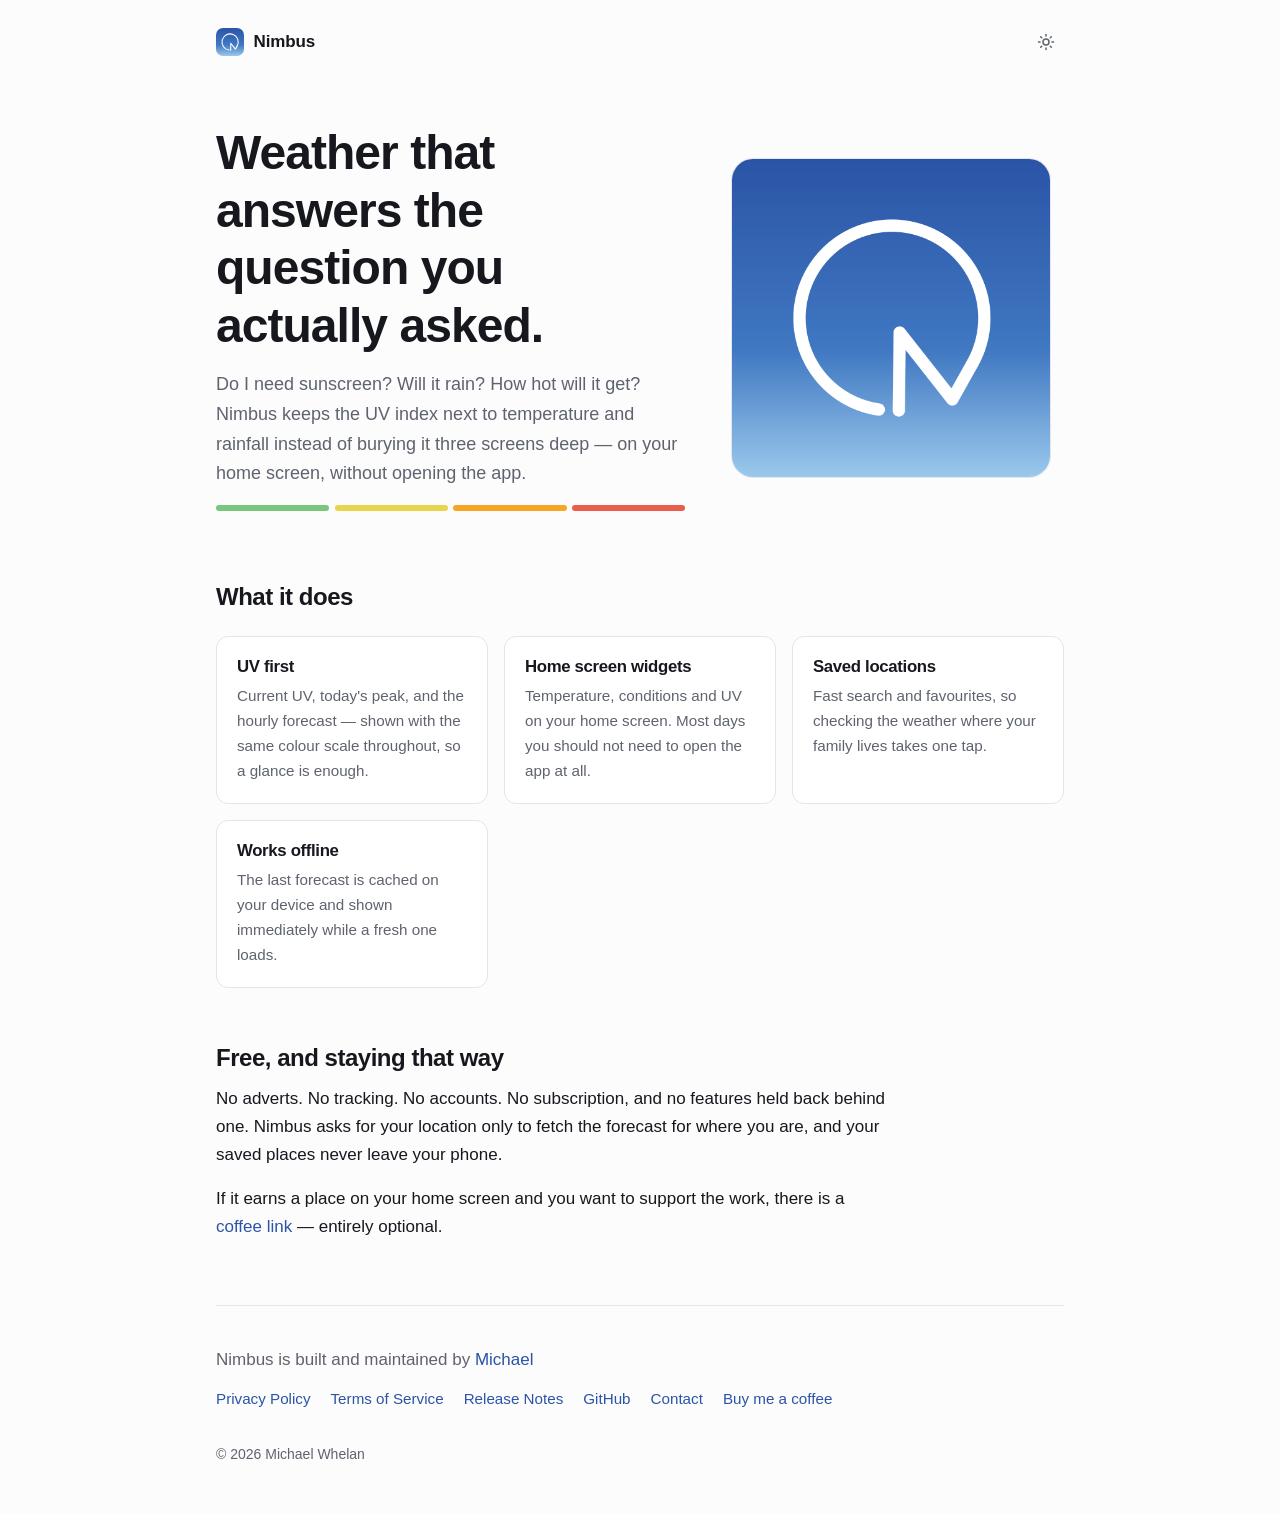
<file: index.html>
<!doctype html>
<html lang="en">
  <head>
    <meta charset="utf-8" />
    <meta name="viewport" content="width=device-width, initial-scale=1" />

    <title>Nimbus — the weather app that puts UV first</title>
    <meta
      name="description"
      content="Nimbus is a free, ad-free weather app for Android. UV index, rain and temperature at a glance, with home screen widgets. No tracking, no accounts."
    />
    <link rel="canonical" href="https://nimbus.michaelwhelan.dev/" />

    <meta property="og:type" content="website" />
    <meta property="og:url" content="https://nimbus.michaelwhelan.dev/" />
    <meta property="og:title" content="Nimbus — the weather app that puts UV first" />
    <meta
      property="og:description"
      content="Free, ad-free weather for Android. UV index, rain and temperature at a glance, with home screen widgets."
    />
    <meta
      property="og:image"
      content="https://nimbus.michaelwhelan.dev/img/feature-graphic-1024x500.png"
    />
    <meta property="og:image:width" content="1024" />
    <meta property="og:image:height" content="500" />
    <meta property="og:image:alt" content="Nimbus — weather, UV first." />
    <meta name="twitter:card" content="summary_large_image" />
    <meta
      name="twitter:image"
      content="https://nimbus.michaelwhelan.dev/img/feature-graphic-1024x500.png"
    />

    <meta name="theme-color" content="#0a1937" />
    <link rel="icon" href="/img/nimbus-icon.svg" type="image/svg+xml" />
    <link rel="stylesheet" href="/styles.css" />

    <!-- Applies the saved theme before first paint, so there is no flash. -->
    <script>
      (function () {
        try {
          var saved = localStorage.getItem("theme");
          var dark = saved
            ? saved === "dark"
            : matchMedia("(prefers-color-scheme: dark)").matches;
          document.documentElement.classList.toggle("dark", dark);
        } catch (e) {}
      })();
    </script>
  </head>

  <body>
    <a class="skip" href="#main">Skip to content</a>

    <div class="page">
      <div class="toolbar">
        <a class="brand" href="/">
          <img src="/img/nimbus-icon.svg" alt="" />
          Nimbus
        </a>
        <button id="theme-toggle" type="button" aria-label="Switch theme">
          <svg class="icon-sun" viewBox="0 0 24 24" aria-hidden="true">
            <circle cx="12" cy="12" r="4" />
            <path
              d="M12 2v2M12 20v2M4.9 4.9l1.4 1.4M17.7 17.7l1.4 1.4M2 12h2M20 12h2M4.9 19.1l1.4-1.4M17.7 6.3l1.4-1.4"
            />
          </svg>
          <svg class="icon-moon" viewBox="0 0 24 24" aria-hidden="true">
            <path d="M21 12.8A9 9 0 1 1 11.2 3a7 7 0 0 0 9.8 9.8z" />
          </svg>
        </button>
      </div>

      <header class="hero">
        <div>
          <h1>Weather that answers the question you actually asked.</h1>
          <p class="lede">
            Do I need sunscreen? Will it rain? How hot will it get? Nimbus keeps the UV
            index next to temperature and rainfall instead of burying it three screens
            deep — on your home screen, without opening the app.
          </p>
          <div class="uv-ramp" aria-hidden="true">
            <span></span><span></span><span></span><span></span>
          </div>
        </div>
        <div class="hero-art">
          <img
            src="/img/play-icon-512.png"
            alt="The Nimbus app icon: a white cloud and lightning bolt on a blue gradient."
          />
        </div>
      </header>

      <main id="main">
        <section>
          <h2>What it does</h2>
          <ul class="features">
            <li>
              <h3>UV first</h3>
              <p>
                Current UV, today's peak, and the hourly forecast — shown with the same
                colour scale throughout, so a glance is enough.
              </p>
            </li>
            <li>
              <h3>Home screen widgets</h3>
              <p>
                Temperature, conditions and UV on your home screen. Most days you should
                not need to open the app at all.
              </p>
            </li>
            <li>
              <h3>Saved locations</h3>
              <p>
                Fast search and favourites, so checking the weather where your family
                lives takes one tap.
              </p>
            </li>
            <li>
              <h3>Works offline</h3>
              <p>
                The last forecast is cached on your device and shown immediately while a
                fresh one loads.
              </p>
            </li>
          </ul>
        </section>

        <section>
          <h2>Free, and staying that way</h2>
          <p>
            No adverts. No tracking. No accounts. No subscription, and no features held
            back behind one. Nimbus asks for your location only to fetch the forecast for
            where you are, and your saved places never leave your phone.
          </p>
          <p>
            If it earns a place on your home screen and you want to support the work,
            there is a
            <a href="https://buymeacoffee.com/michaelhw">coffee link</a> — entirely
            optional.
          </p>
        </section>
      </main>

      <footer>
        <p class="footer-note">Nimbus is built and maintained by <a href="https://michaelwhelan.dev">Michael</a></p>
        <nav class="links" aria-label="Footer">
          <a href="/policies/privacy/">Privacy Policy</a>
          <a href="/policies/terms/">Terms of Service</a>
          <a href="/releases/">Release Notes</a>
          <a href="https://github.com/michael-whelan">GitHub</a>
          <a href="mailto:nimbus@michaelwhelan.dev">Contact</a>
          <a href="https://buymeacoffee.com/michaelhw">Buy me a coffee</a>
        </nav>
        <p class="copyright">© <span id="year">2026</span> Michael Whelan</p>
      </footer>
    </div>

    <script>
      document.getElementById("year").textContent = new Date().getFullYear();

      document.getElementById("theme-toggle").addEventListener("click", function () {
        var dark = document.documentElement.classList.toggle("dark");
        try {
          localStorage.setItem("theme", dark ? "dark" : "light");
        } catch (e) {}
      });
    </script>
  </body>
</html>
</file>
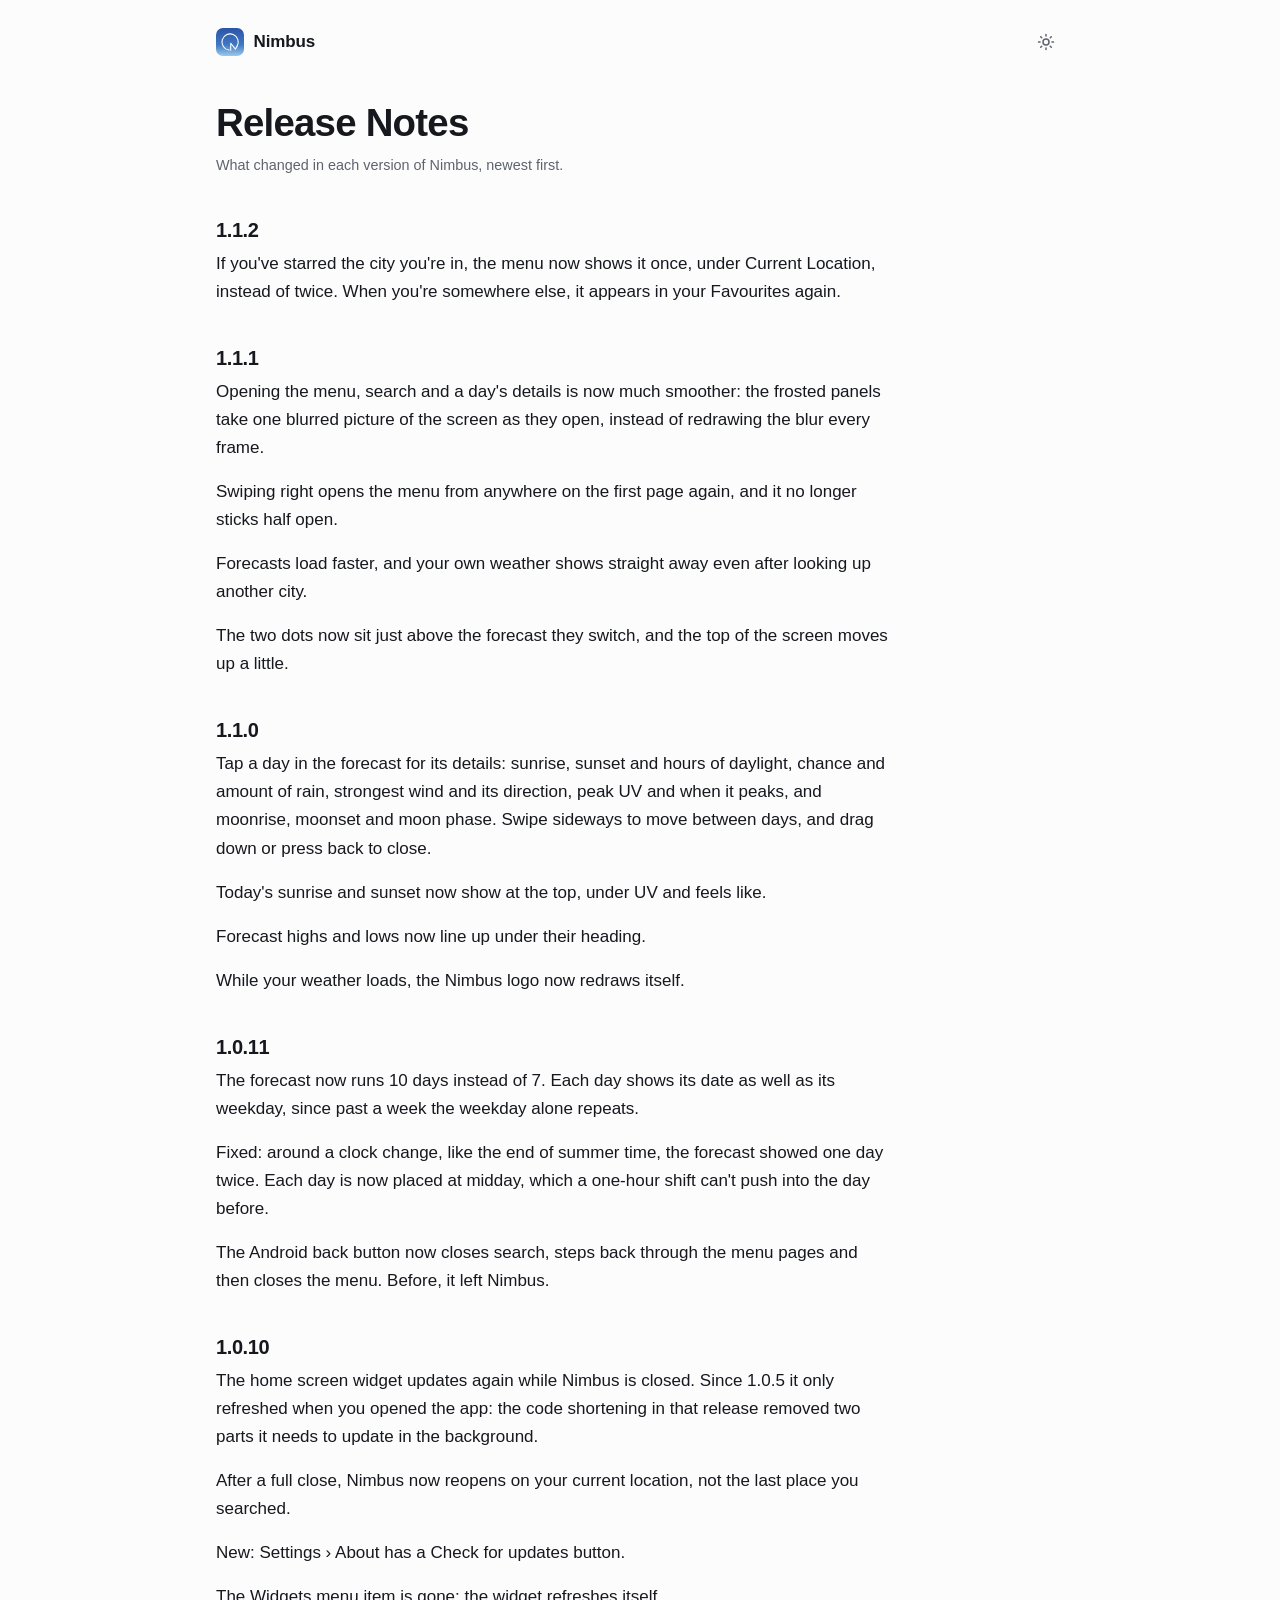
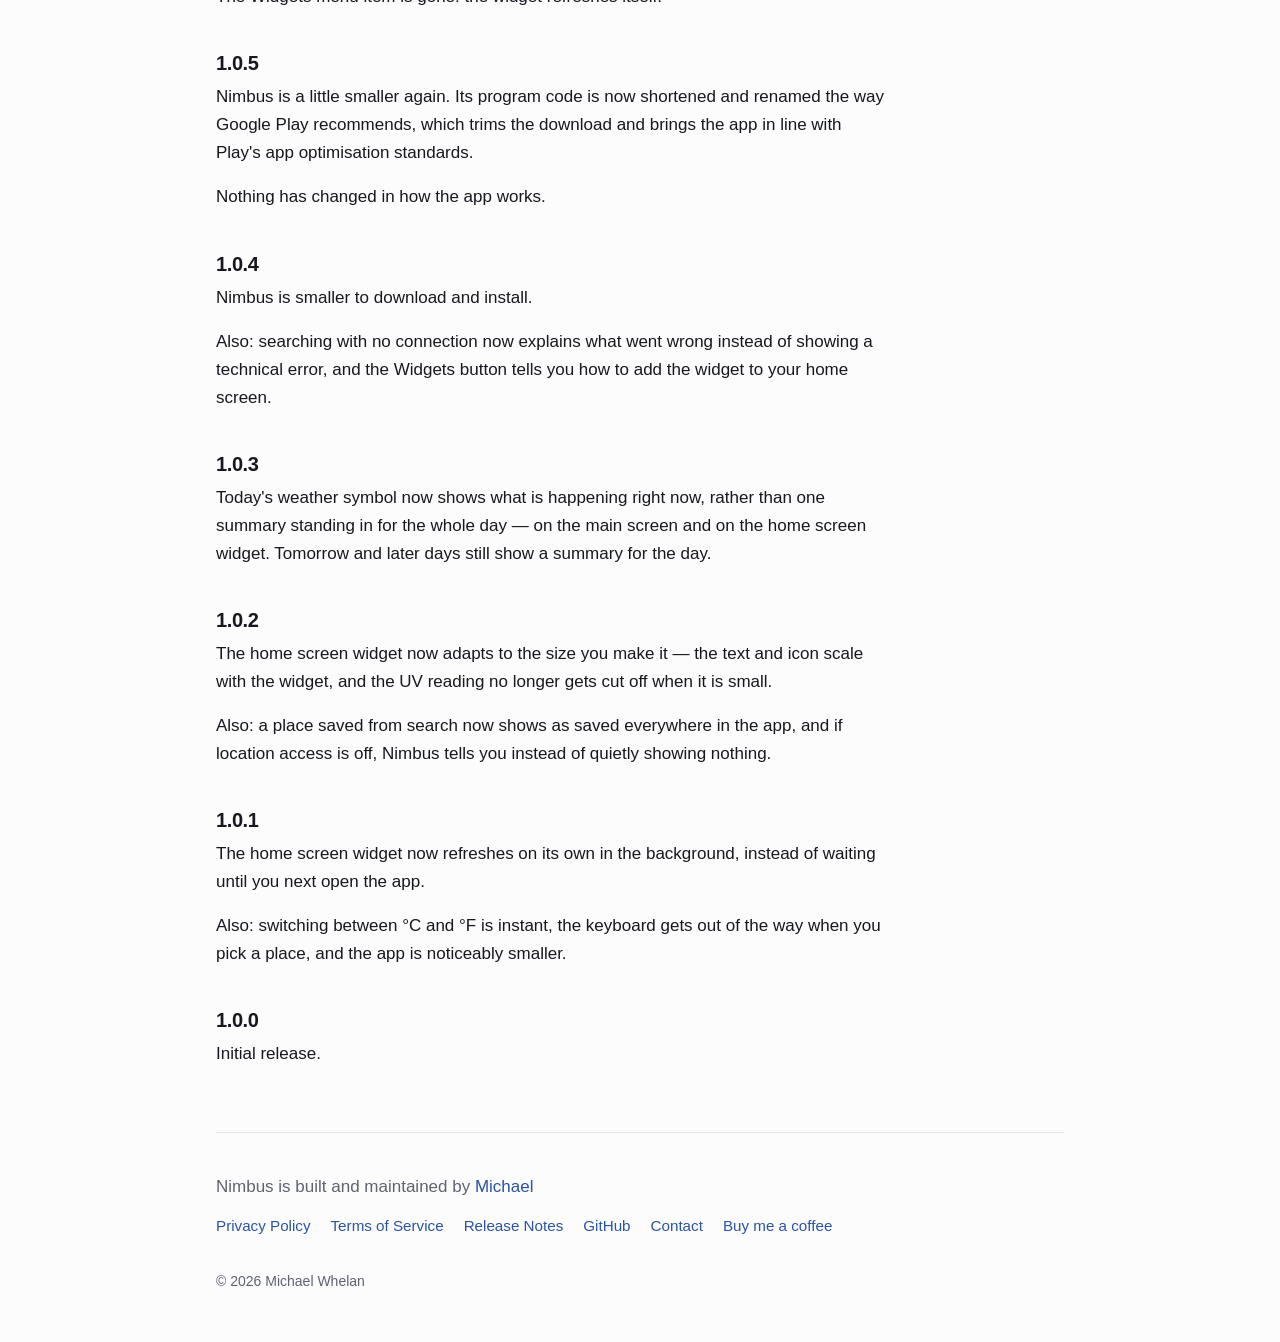
<file: releases/index.html>
<!doctype html>
<html lang="en">
  <head>
    <meta charset="utf-8" />
    <meta name="viewport" content="width=device-width, initial-scale=1" />

    <title>Release Notes — Nimbus</title>
    <meta
      name="description"
      content="What changed in each release of the Nimbus weather app, newest first."
    />
    <link rel="canonical" href="https://nimbus.michaelwhelan.dev/releases/" />
    <meta name="robots" content="index, follow" />

    <meta name="theme-color" content="#0a1937" />
    <link rel="icon" href="/img/nimbus-icon.svg" type="image/svg+xml" />
    <link rel="stylesheet" href="/styles.css" />

    <script>
      (function () {
        try {
          var saved = localStorage.getItem("theme");
          var dark = saved
            ? saved === "dark"
            : matchMedia("(prefers-color-scheme: dark)").matches;
          document.documentElement.classList.toggle("dark", dark);
        } catch (e) {}
      })();
    </script>
  </head>

  <body>
    <a class="skip" href="#main">Skip to content</a>

    <div class="page">
      <div class="toolbar">
        <a class="brand" href="/">
          <img src="/img/nimbus-icon.svg" alt="" />
          Nimbus
        </a>
        <button id="theme-toggle" type="button" aria-label="Switch theme">
          <svg class="icon-sun" viewBox="0 0 24 24" aria-hidden="true">
            <circle cx="12" cy="12" r="4" />
            <path
              d="M12 2v2M12 20v2M4.9 4.9l1.4 1.4M17.7 17.7l1.4 1.4M2 12h2M20 12h2M4.9 19.1l1.4-1.4M17.7 6.3l1.4-1.4"
            />
          </svg>
          <svg class="icon-moon" viewBox="0 0 24 24" aria-hidden="true">
            <path d="M21 12.8A9 9 0 1 1 11.2 3a7 7 0 0 0 9.8 9.8z" />
          </svg>
        </button>
      </div>

      <main id="main" class="policy">
        <h1>Release Notes</h1>
        <p class="updated">What changed in each version of Nimbus, newest first.</p>

        <h2 id="v1.1.2">1.1.2</h2>
        <p>
          If you've starred the city you're in, the menu now shows it once, under Current
          Location, instead of twice. When you're somewhere else, it appears in your Favourites
          again.
        </p>

        <h2 id="v1.1.1">1.1.1</h2>
        <p>
          Opening the menu, search and a day's details is now much smoother: the frosted panels
          take one blurred picture of the screen as they open, instead of redrawing the blur
          every frame.
        </p>
        <p>
          Swiping right opens the menu from anywhere on the first page again, and it no longer
          sticks half open.
        </p>
        <p>
          Forecasts load faster, and your own weather shows straight away even after looking up
          another city.
        </p>
        <p>
          The two dots now sit just above the forecast they switch, and the top of the screen
          moves up a little.
        </p>

        <h2 id="v1.1.0">1.1.0</h2>
        <p>
          Tap a day in the forecast for its details: sunrise, sunset and hours of daylight,
          chance and amount of rain, strongest wind and its direction, peak UV and when it
          peaks, and moonrise, moonset and moon phase. Swipe sideways to move between days,
          and drag down or press back to close.
        </p>
        <p>Today's sunrise and sunset now show at the top, under UV and feels like.</p>
        <p>Forecast highs and lows now line up under their heading.</p>
        <p>While your weather loads, the Nimbus logo now redraws itself.</p>

        <h2 id="v1.0.11">1.0.11</h2>
        <p>
          The forecast now runs 10 days instead of 7. Each day shows its date as well as its
          weekday, since past a week the weekday alone repeats.
        </p>
        <p>
          Fixed: around a clock change, like the end of summer time, the forecast showed one
          day twice. Each day is now placed at midday, which a one-hour shift can't push into
          the day before.
        </p>
        <p>
          The Android back button now closes search, steps back through the menu pages and
          then closes the menu. Before, it left Nimbus.
        </p>

        <h2 id="v1.0.10">1.0.10</h2>
        <p>
          The home screen widget updates again while Nimbus is closed. Since 1.0.5 it only
          refreshed when you opened the app: the code shortening in that release removed two
          parts it needs to update in the background.
        </p>
        <p>
          After a full close, Nimbus now reopens on your current location, not the last place
          you searched.
        </p>
        <p>New: Settings › About has a Check for updates button.</p>
        <p>The Widgets menu item is gone: the widget refreshes itself.</p>

        <h2 id="v1.0.5">1.0.5</h2>
        <p>
          Nimbus is a little smaller again. Its program code is now shortened and renamed
          the way Google Play recommends, which trims the download and brings the app in
          line with Play's app optimisation standards.
        </p>
        <p>Nothing has changed in how the app works.</p>

        <h2 id="v1.0.4">1.0.4</h2>
        <p>Nimbus is smaller to download and install.</p>
        <p>
          Also: searching with no connection now explains what went wrong instead of
          showing a technical error, and the Widgets button tells you how to add the widget
          to your home screen.
        </p>

        <h2 id="v1.0.3">1.0.3</h2>
        <p>
          Today's weather symbol now shows what is happening right now, rather than one
          summary standing in for the whole day — on the main screen and on the home screen
          widget. Tomorrow and later days still show a summary for the day.
        </p>

        <h2 id="v1.0.2">1.0.2</h2>
        <p>
          The home screen widget now adapts to the size you make it — the text and icon
          scale with the widget, and the UV reading no longer gets cut off when it is small.
        </p>
        <p>
          Also: a place saved from search now shows as saved everywhere in the app, and if
          location access is off, Nimbus tells you instead of quietly showing nothing.
        </p>

        <h2 id="v1.0.1">1.0.1</h2>
        <p>
          The home screen widget now refreshes on its own in the background, instead of
          waiting until you next open the app.
        </p>
        <p>
          Also: switching between °C and °F is instant, the keyboard gets out of the way
          when you pick a place, and the app is noticeably smaller.
        </p>

        <h2 id="v1.0.0">1.0.0</h2>
        <p>Initial release.</p>
      </main>

      <footer>
        <p class="footer-note">Nimbus is built and maintained by <a href="https://michaelwhelan.dev">Michael</a></p>
        <nav class="links" aria-label="Footer">
          <a href="/policies/privacy/">Privacy Policy</a>
          <a href="/policies/terms/">Terms of Service</a>
          <a href="/releases/">Release Notes</a>
          <a href="https://github.com/michael-whelan">GitHub</a>
          <a href="mailto:nimbus@michaelwhelan.dev">Contact</a>
          <a href="https://buymeacoffee.com/michaelhw">Buy me a coffee</a>
        </nav>
        <p class="copyright">© <span id="year">2026</span> Michael Whelan</p>
      </footer>
    </div>

    <script>
      document.getElementById("year").textContent = new Date().getFullYear();

      document.getElementById("theme-toggle").addEventListener("click", function () {
        var dark = document.documentElement.classList.toggle("dark");
        try {
          localStorage.setItem("theme", dark ? "dark" : "light");
        } catch (e) {}
      });
    </script>
  </body>
</html>
</file>
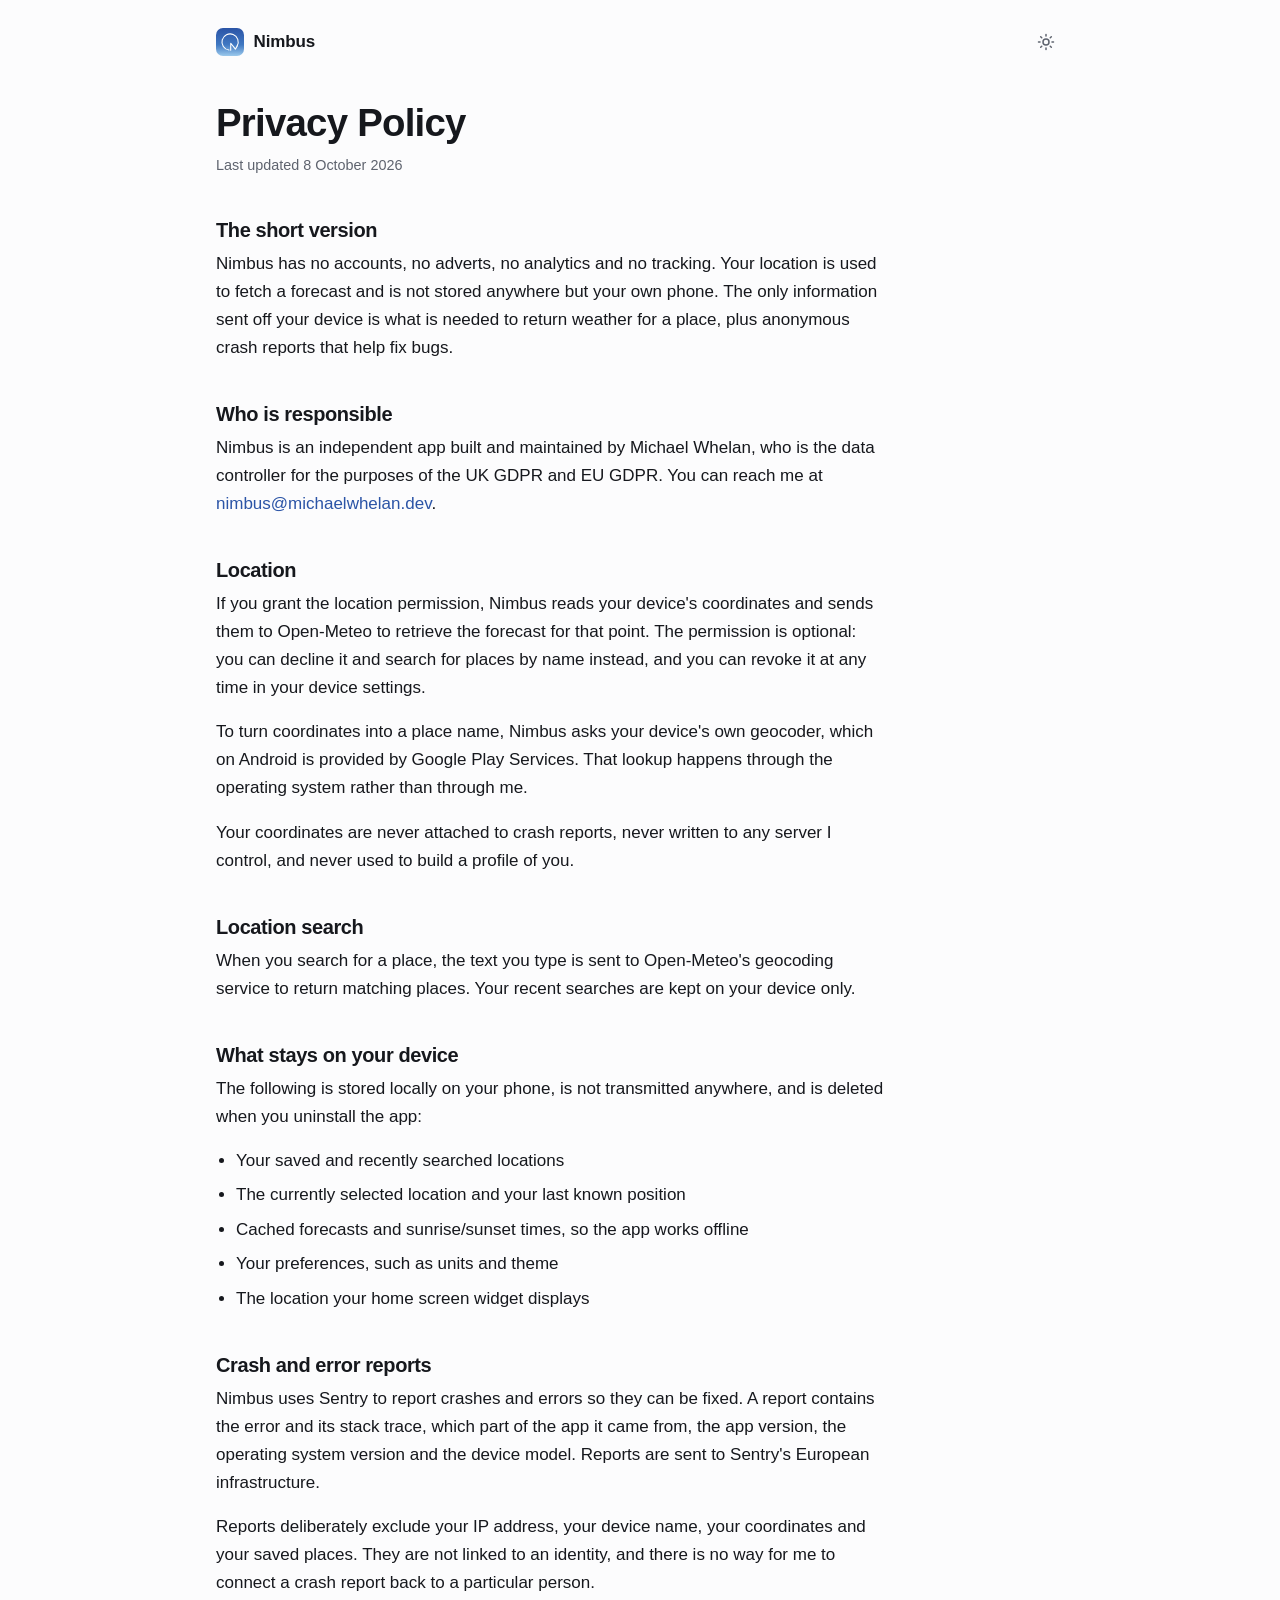
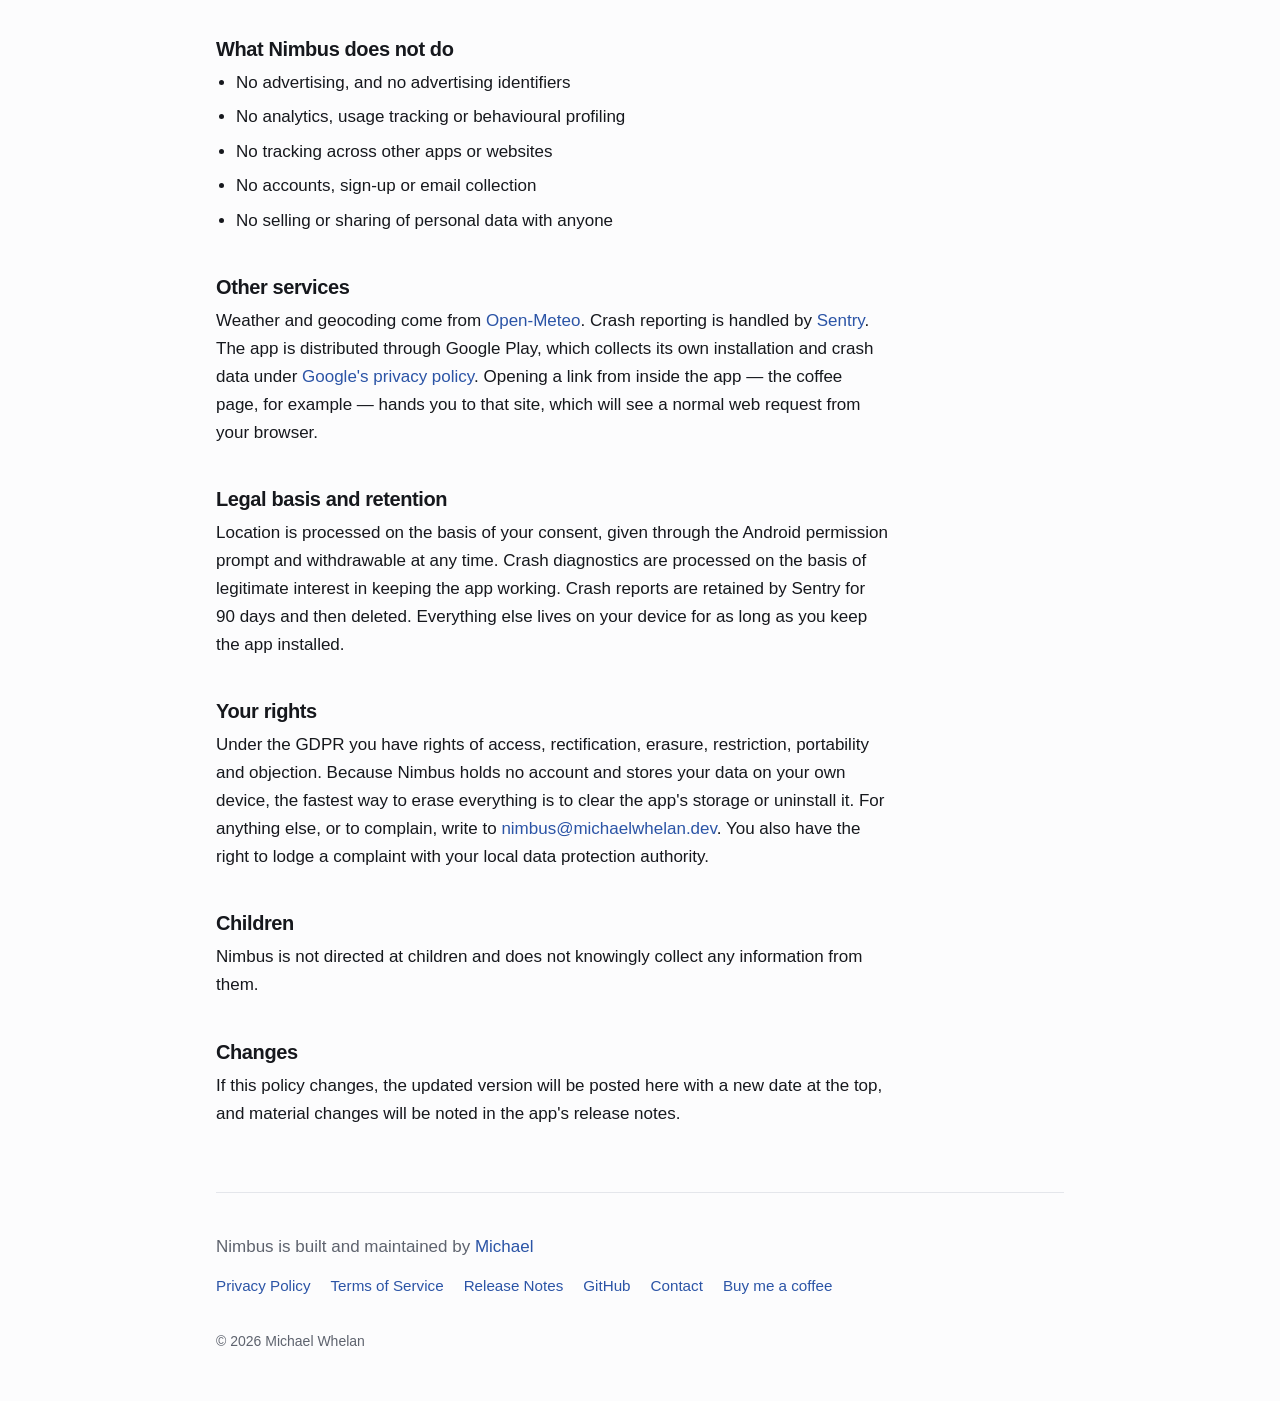
<file: policies/privacy/index.html>
<!doctype html>
<html lang="en">
  <head>
    <meta charset="utf-8" />
    <meta name="viewport" content="width=device-width, initial-scale=1" />

    <title>Privacy Policy — Nimbus</title>
    <meta
      name="description"
      content="How the Nimbus weather app handles your location and diagnostic data. No adverts, no analytics, no tracking."
    />
    <link rel="canonical" href="https://nimbus.michaelwhelan.dev/policies/privacy/" />
    <meta name="robots" content="index, follow" />

    <meta name="theme-color" content="#0a1937" />
    <link rel="icon" href="/img/nimbus-icon.svg" type="image/svg+xml" />
    <link rel="stylesheet" href="/styles.css" />

    <script>
      (function () {
        try {
          var saved = localStorage.getItem("theme");
          var dark = saved
            ? saved === "dark"
            : matchMedia("(prefers-color-scheme: dark)").matches;
          document.documentElement.classList.toggle("dark", dark);
        } catch (e) {}
      })();
    </script>
  </head>

  <body>
    <a class="skip" href="#main">Skip to content</a>

    <div class="page">
      <div class="toolbar">
        <a class="brand" href="/">
          <img src="/img/nimbus-icon.svg" alt="" />
          Nimbus
        </a>
        <button id="theme-toggle" type="button" aria-label="Switch theme">
          <svg class="icon-sun" viewBox="0 0 24 24" aria-hidden="true">
            <circle cx="12" cy="12" r="4" />
            <path
              d="M12 2v2M12 20v2M4.9 4.9l1.4 1.4M17.7 17.7l1.4 1.4M2 12h2M20 12h2M4.9 19.1l1.4-1.4M17.7 6.3l1.4-1.4"
            />
          </svg>
          <svg class="icon-moon" viewBox="0 0 24 24" aria-hidden="true">
            <path d="M21 12.8A9 9 0 1 1 11.2 3a7 7 0 0 0 9.8 9.8z" />
          </svg>
        </button>
      </div>

      <main id="main" class="policy">
        <h1>Privacy Policy</h1>
        <p class="updated">Last updated 8 October 2026</p>

        <h2>The short version</h2>
        <p>
          Nimbus has no accounts, no adverts, no analytics and no tracking. Your location
          is used to fetch a forecast and is not stored anywhere but your own phone. The
          only information sent off your device is what is needed to return weather for a
          place, plus anonymous crash reports that help fix bugs.
        </p>

        <h2>Who is responsible</h2>
        <p>
          Nimbus is an independent app built and maintained by Michael Whelan, who is the
          data controller for the purposes of the UK GDPR and EU GDPR. You can reach me at
          <a href="mailto:nimbus@michaelwhelan.dev">nimbus@michaelwhelan.dev</a>.
        </p>

        <h2>Location</h2>
        <p>
          If you grant the location permission, Nimbus reads your device's coordinates and
          sends them to Open-Meteo to retrieve the forecast for that point. The permission
          is optional: you can decline it and search for places by name instead, and you
          can revoke it at any time in your device settings.
        </p>
        <p>
          To turn coordinates into a place name, Nimbus asks your device's own geocoder,
          which on Android is provided by Google Play Services. That lookup happens
          through the operating system rather than through me.
        </p>
        <p>
          Your coordinates are never attached to crash reports, never written to any
          server I control, and never used to build a profile of you.
        </p>

        <h2>Location search</h2>
        <p>
          When you search for a place, the text you type is sent to Open-Meteo's geocoding
          service to return matching places. Your recent searches are kept on your device
          only.
        </p>

        <h2>What stays on your device</h2>
        <p>
          The following is stored locally on your phone, is not transmitted anywhere, and
          is deleted when you uninstall the app:
        </p>
        <ul>
          <li>Your saved and recently searched locations</li>
          <li>The currently selected location and your last known position</li>
          <li>Cached forecasts and sunrise/sunset times, so the app works offline</li>
          <li>Your preferences, such as units and theme</li>
          <li>The location your home screen widget displays</li>
        </ul>

        <h2>Crash and error reports</h2>
        <p>
          Nimbus uses Sentry to report crashes and errors so they can be fixed. A report
          contains the error and its stack trace, which part of the app it came from, the
          app version, the operating system version and the device model. Reports are sent
          to Sentry's European infrastructure.
        </p>
        <p>
          Reports deliberately exclude your IP address, your device name, your coordinates
          and your saved places. They are not linked to an identity, and there is no way
          for me to connect a crash report back to a particular person.
        </p>

        <h2>What Nimbus does not do</h2>
        <ul>
          <li>No advertising, and no advertising identifiers</li>
          <li>No analytics, usage tracking or behavioural profiling</li>
          <li>No tracking across other apps or websites</li>
          <li>No accounts, sign-up or email collection</li>
          <li>No selling or sharing of personal data with anyone</li>
        </ul>

        <h2>Other services</h2>
        <p>
          Weather and geocoding come from
          <a href="https://open-meteo.com/en/terms">Open-Meteo</a>. Crash reporting is
          handled by <a href="https://sentry.io/privacy/">Sentry</a>. The app is
          distributed through Google Play, which collects its own installation and crash
          data under
          <a href="https://policies.google.com/privacy">Google's privacy policy</a>.
          Opening a link from inside the app — the coffee page, for example — hands you to
          that site, which will see a normal web request from your browser.
        </p>

        <h2>Legal basis and retention</h2>
        <p>
          Location is processed on the basis of your consent, given through the Android
          permission prompt and withdrawable at any time. Crash diagnostics are processed
          on the basis of legitimate interest in keeping the app working. Crash reports
          are retained by Sentry for 90 days and then deleted. Everything else lives on
          your device for as long as you keep the app installed.
        </p>

        <h2>Your rights</h2>
        <p>
          Under the GDPR you have rights of access, rectification, erasure, restriction,
          portability and objection. Because Nimbus holds no account and stores your data
          on your own device, the fastest way to erase everything is to clear the app's
          storage or uninstall it. For anything else, or to complain, write to
          <a href="mailto:nimbus@michaelwhelan.dev">nimbus@michaelwhelan.dev</a>. You also
          have the right to lodge a complaint with your local data protection authority.
        </p>

        <h2>Children</h2>
        <p>
          Nimbus is not directed at children and does not knowingly collect any
          information from them.
        </p>

        <h2>Changes</h2>
        <p>
          If this policy changes, the updated version will be posted here with a new date
          at the top, and material changes will be noted in the app's release notes.
        </p>
      </main>

      <footer>
        <p class="footer-note">Nimbus is built and maintained by <a href="https://michaelwhelan.dev">Michael</a></p>
        <nav class="links" aria-label="Footer">
          <a href="/policies/privacy/">Privacy Policy</a>
          <a href="/policies/terms/">Terms of Service</a>
          <a href="/releases/">Release Notes</a>
          <a href="https://github.com/michael-whelan">GitHub</a>
          <a href="mailto:nimbus@michaelwhelan.dev">Contact</a>
          <a href="https://buymeacoffee.com/michaelhw">Buy me a coffee</a>
        </nav>
        <p class="copyright">© <span id="year">2026</span> Michael Whelan</p>
      </footer>
    </div>

    <script>
      document.getElementById("year").textContent = new Date().getFullYear();

      document.getElementById("theme-toggle").addEventListener("click", function () {
        var dark = document.documentElement.classList.toggle("dark");
        try {
          localStorage.setItem("theme", dark ? "dark" : "light");
        } catch (e) {}
      });
    </script>
  </body>
</html>
</file>
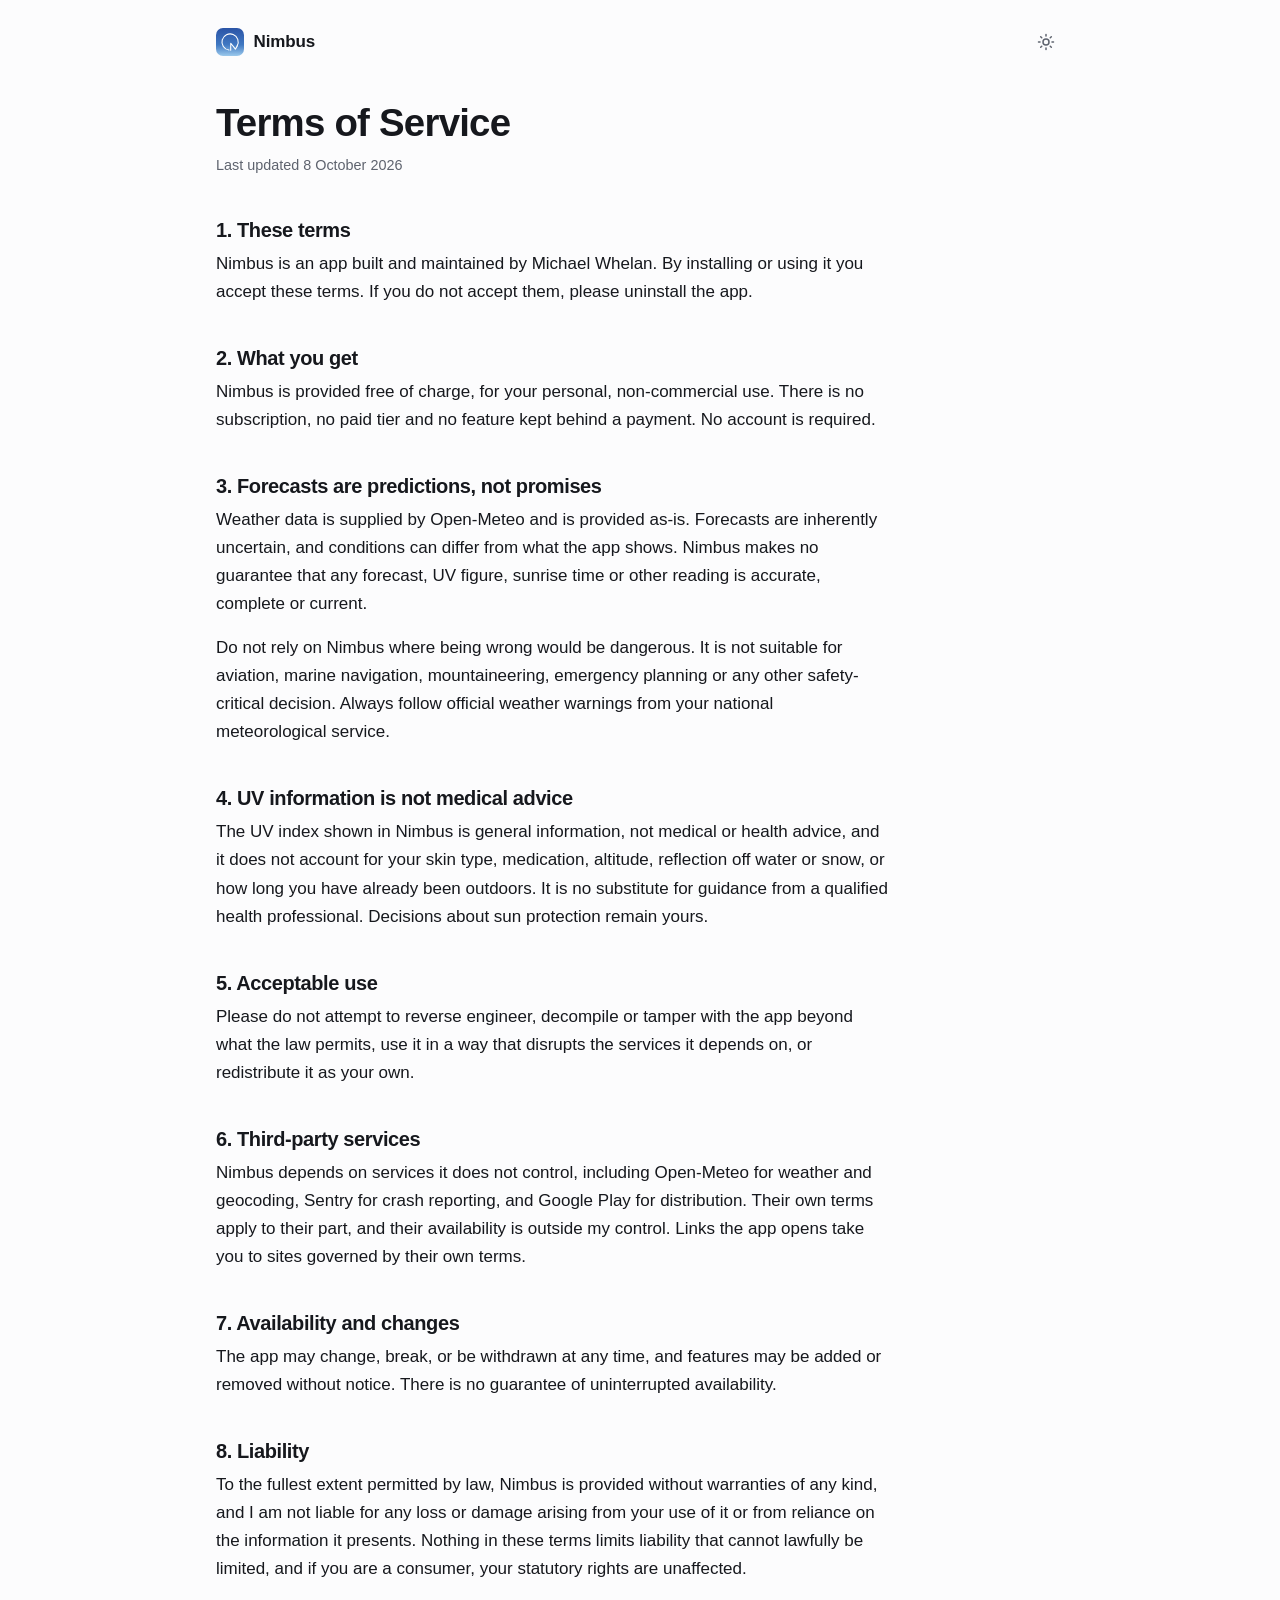
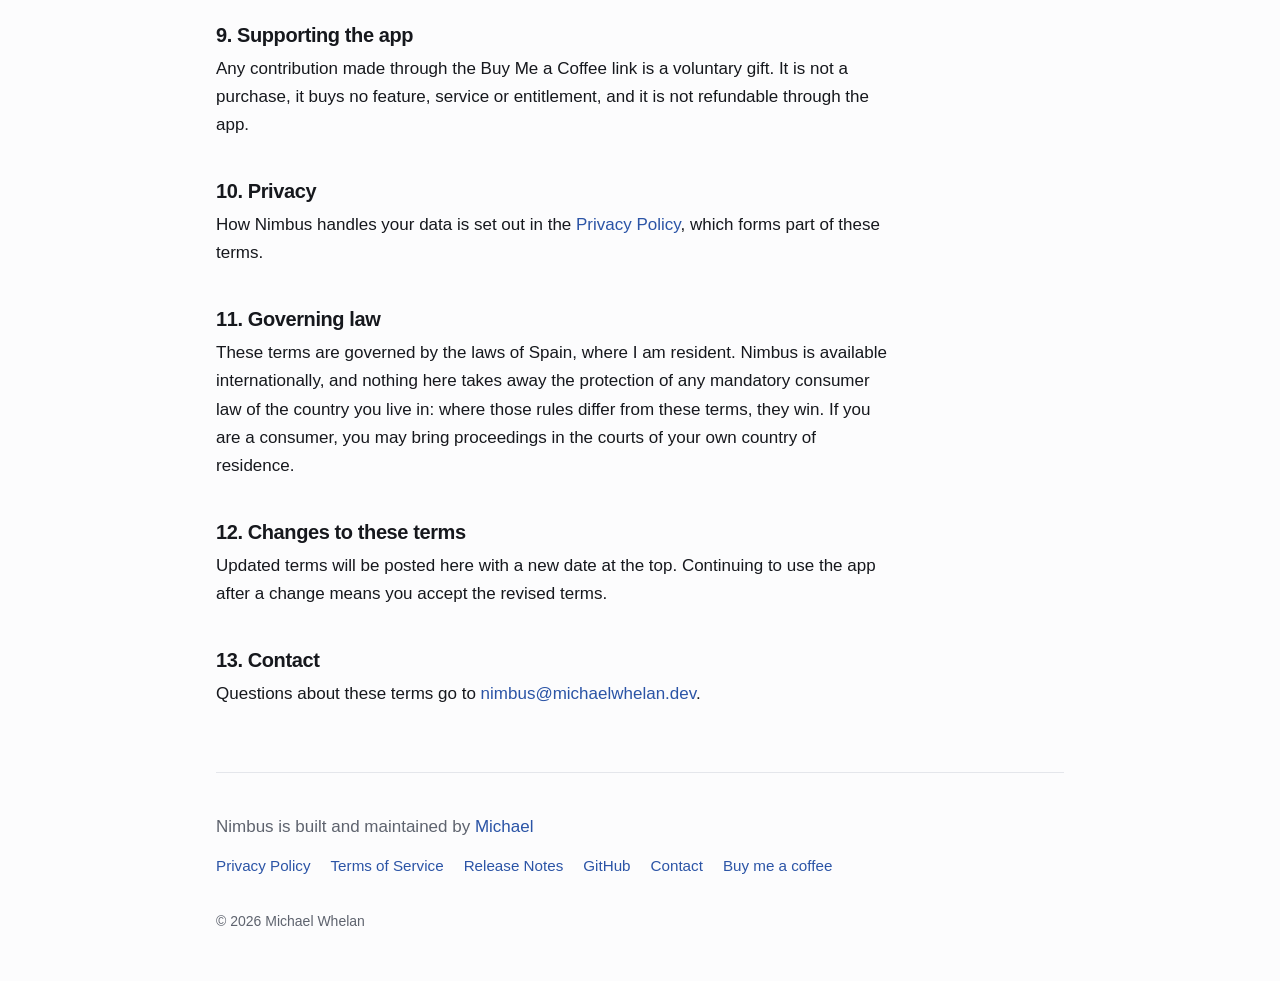
<file: policies/terms/index.html>
<!doctype html>
<html lang="en">
  <head>
    <meta charset="utf-8" />
    <meta name="viewport" content="width=device-width, initial-scale=1" />

    <title>Terms of Service — Nimbus</title>
    <meta
      name="description"
      content="The terms covering use of the Nimbus weather app, including forecast accuracy and UV guidance disclaimers."
    />
    <link rel="canonical" href="https://nimbus.michaelwhelan.dev/policies/terms/" />
    <meta name="robots" content="index, follow" />

    <meta name="theme-color" content="#0a1937" />
    <link rel="icon" href="/img/nimbus-icon.svg" type="image/svg+xml" />
    <link rel="stylesheet" href="/styles.css" />

    <script>
      (function () {
        try {
          var saved = localStorage.getItem("theme");
          var dark = saved
            ? saved === "dark"
            : matchMedia("(prefers-color-scheme: dark)").matches;
          document.documentElement.classList.toggle("dark", dark);
        } catch (e) {}
      })();
    </script>
  </head>

  <body>
    <a class="skip" href="#main">Skip to content</a>

    <div class="page">
      <div class="toolbar">
        <a class="brand" href="/">
          <img src="/img/nimbus-icon.svg" alt="" />
          Nimbus
        </a>
        <button id="theme-toggle" type="button" aria-label="Switch theme">
          <svg class="icon-sun" viewBox="0 0 24 24" aria-hidden="true">
            <circle cx="12" cy="12" r="4" />
            <path
              d="M12 2v2M12 20v2M4.9 4.9l1.4 1.4M17.7 17.7l1.4 1.4M2 12h2M20 12h2M4.9 19.1l1.4-1.4M17.7 6.3l1.4-1.4"
            />
          </svg>
          <svg class="icon-moon" viewBox="0 0 24 24" aria-hidden="true">
            <path d="M21 12.8A9 9 0 1 1 11.2 3a7 7 0 0 0 9.8 9.8z" />
          </svg>
        </button>
      </div>

      <main id="main" class="policy">
        <h1>Terms of Service</h1>
        <p class="updated">Last updated 8 October 2026</p>

        <h2>1. These terms</h2>
        <p>
          Nimbus is an app built and maintained by Michael Whelan. By installing or using
          it you accept these terms. If you do not accept them, please uninstall the app.
        </p>

        <h2>2. What you get</h2>
        <p>
          Nimbus is provided free of charge, for your personal, non-commercial use. There
          is no subscription, no paid tier and no feature kept behind a payment. No
          account is required.
        </p>

        <h2>3. Forecasts are predictions, not promises</h2>
        <p>
          Weather data is supplied by Open-Meteo and is provided as-is. Forecasts are
          inherently uncertain, and conditions can differ from what the app shows. Nimbus
          makes no guarantee that any forecast, UV figure, sunrise time or other reading is
          accurate, complete or current.
        </p>
        <p>
          Do not rely on Nimbus where being wrong would be dangerous. It is not suitable
          for aviation, marine navigation, mountaineering, emergency planning or any other
          safety-critical decision. Always follow official weather warnings from your
          national meteorological service.
        </p>

        <h2>4. UV information is not medical advice</h2>
        <p>
          The UV index shown in Nimbus is general information, not medical or health
          advice, and it does not account for your skin type, medication, altitude,
          reflection off water or snow, or how long you have already been outdoors. It is
          no substitute for guidance from a qualified health professional. Decisions about
          sun protection remain yours.
        </p>

        <h2>5. Acceptable use</h2>
        <p>
          Please do not attempt to reverse engineer, decompile or tamper with the app
          beyond what the law permits, use it in a way that disrupts the services it
          depends on, or redistribute it as your own.
        </p>

        <h2>6. Third-party services</h2>
        <p>
          Nimbus depends on services it does not control, including Open-Meteo for weather
          and geocoding, Sentry for crash reporting, and Google Play for distribution.
          Their own terms apply to their part, and their availability is outside my
          control. Links the app opens take you to sites governed by their own terms.
        </p>

        <h2>7. Availability and changes</h2>
        <p>
          The app may change, break, or be withdrawn at any time, and features may be added
          or removed without notice. There is no guarantee of uninterrupted availability.
        </p>

        <h2>8. Liability</h2>
        <p>
          To the fullest extent permitted by law, Nimbus is provided without warranties of
          any kind, and I am not liable for any loss or damage arising from your use of it
          or from reliance on the information it presents. Nothing in these terms limits
          liability that cannot lawfully be limited, and if you are a consumer, your
          statutory rights are unaffected.
        </p>

        <h2>9. Supporting the app</h2>
        <p>
          Any contribution made through the Buy Me a Coffee link is a voluntary gift. It
          is not a purchase, it buys no feature, service or entitlement, and it is not
          refundable through the app.
        </p>

        <h2>10. Privacy</h2>
        <p>
          How Nimbus handles your data is set out in the
          <a href="/policies/privacy/">Privacy Policy</a>, which forms part of these terms.
        </p>

        <h2>11. Governing law</h2>
        <p>
          These terms are governed by the laws of Spain, where I am resident. Nimbus is
          available internationally, and nothing here takes away the protection of any
          mandatory consumer law of the country you live in: where those rules differ from
          these terms, they win. If you are a consumer, you may bring proceedings in the
          courts of your own country of residence.
        </p>

        <h2>12. Changes to these terms</h2>
        <p>
          Updated terms will be posted here with a new date at the top. Continuing to use
          the app after a change means you accept the revised terms.
        </p>

        <h2>13. Contact</h2>
        <p>
          Questions about these terms go to
          <a href="mailto:nimbus@michaelwhelan.dev">nimbus@michaelwhelan.dev</a>.
        </p>
      </main>

      <footer>
        <p class="footer-note">Nimbus is built and maintained by <a href="https://michaelwhelan.dev">Michael</a></p>
        <nav class="links" aria-label="Footer">
          <a href="/policies/privacy/">Privacy Policy</a>
          <a href="/policies/terms/">Terms of Service</a>
          <a href="/releases/">Release Notes</a>
          <a href="https://github.com/michael-whelan">GitHub</a>
          <a href="mailto:nimbus@michaelwhelan.dev">Contact</a>
          <a href="https://buymeacoffee.com/michaelhw">Buy me a coffee</a>
        </nav>
        <p class="copyright">© <span id="year">2026</span> Michael Whelan</p>
      </footer>
    </div>

    <script>
      document.getElementById("year").textContent = new Date().getFullYear();

      document.getElementById("theme-toggle").addEventListener("click", function () {
        var dark = document.documentElement.classList.toggle("dark");
        try {
          localStorage.setItem("theme", dark ? "dark" : "light");
        } catch (e) {}
      });
    </script>
  </body>
</html>
</file>
<file: styles.css>
/* ---------- Theme ---------- */
/* Accents come from the app's own brand: #2B54A6 is the adaptive-icon blue and
   #0A1937 the splash navy. The UV ramp is reused verbatim from
   src/common/theme/colors.ts so the site and the app agree on what a UV
   number looks like. */
:root {
  --bg: #fcfcfd;
  --fg: #16181d;
  --muted: #5e636e;
  --card: #ffffff;
  --border: #e4e6eb;
  --accent: #2b54a6;
  --brand-navy: #0a1937;
  --uv-low: #7bc67e;
  --uv-moderate: #e8d44d;
  --uv-high: #f5a623;
  --uv-very-high: #e85d4c;
  --radius: 12px;
  --measure: 42rem; /* ~700px reading column */
}

html.dark {
  --bg: #0f1116;
  --fg: #f3f4f7;
  --muted: #9aa0ad;
  --card: #171a21;
  --border: #272b35;
  --accent: #8fb3ef;
}

/* ---------- Base ---------- */
*,
*::before,
*::after {
  box-sizing: border-box;
}

body {
  margin: 0;
  background: var(--bg);
  color: var(--fg);
  font-family:
    "Inter", -apple-system, BlinkMacSystemFont, "Segoe UI", Roboto, Helvetica, Arial,
    sans-serif;
  font-size: 17px;
  line-height: 1.65;
  -webkit-font-smoothing: antialiased;
}

h1,
h2,
h3 {
  line-height: 1.2;
  letter-spacing: -0.02em;
  margin: 0;
}

p {
  margin: 0 0 1rem;
  max-width: var(--measure);
}

img {
  max-width: 100%;
  display: block;
}

a {
  color: var(--accent);
  text-decoration: none;
  text-underline-offset: 3px;
}

a:hover {
  text-decoration: underline;
}

:focus-visible {
  outline: 2px solid var(--accent);
  outline-offset: 3px;
  border-radius: 4px;
}

.skip {
  position: absolute;
  left: -9999px;
}

.skip:focus {
  left: 1.5rem;
  top: 1rem;
  z-index: 10;
  padding: 0.5rem 0.75rem;
  background: var(--card);
  border: 1px solid var(--border);
  border-radius: 8px;
}

/* ---------- Layout ---------- */
.page {
  max-width: 56rem;
  margin: 0 auto;
  padding: 0 1.5rem;
}

.toolbar {
  display: flex;
  justify-content: space-between;
  align-items: center;
  padding-top: 1.5rem;
}

/* Wordmark in the toolbar, so every page has a way back to the landing page. */
.brand {
  display: inline-flex;
  align-items: center;
  gap: 0.6rem;
  color: var(--fg);
  font-weight: 600;
  letter-spacing: -0.01em;
}

.brand:hover {
  text-decoration: none;
}

.brand img {
  width: 28px;
  height: 28px;
  border-radius: 7px;
}

#theme-toggle {
  display: inline-flex;
  align-items: center;
  justify-content: center;
  width: 36px;
  height: 36px;
  padding: 0;
  border: 0;
  border-radius: 8px;
  background: transparent;
  color: var(--muted);
  cursor: pointer;
}

#theme-toggle:hover {
  color: var(--fg);
  background: var(--border);
}

#theme-toggle svg {
  width: 18px;
  height: 18px;
  fill: none;
  stroke: currentColor;
  stroke-width: 2;
  stroke-linecap: round;
  stroke-linejoin: round;
}

/* The sun shows in light mode (click for dark) and the moon in dark mode. */
.icon-moon {
  display: none;
}

html.dark .icon-sun {
  display: none;
}

html.dark .icon-moon {
  display: inline;
}

/* ---------- Hero ---------- */
.hero {
  padding: 3rem 0 0;
  display: grid;
  grid-template-columns: 1fr;
  gap: 2rem;
  align-items: center;
}

@media (min-width: 48rem) {
  .hero {
    grid-template-columns: 1.15fr 0.85fr;
    padding-top: 4rem;
  }
}

.hero h1 {
  font-size: clamp(2.25rem, 6vw, 3rem);
  font-weight: 700;
}

.hero .lede {
  font-size: 1.125rem;
  color: var(--muted);
  margin-top: 1rem;
}

.hero-art img {
  width: min(100%, 320px);
  margin: 0 auto;
  border-radius: 22px;
  border: 1px solid var(--border);
}

/* ---------- Content ---------- */
main {
  padding-top: 1rem;
}

section {
  margin-top: 3.5rem;
}

section h2 {
  font-size: 1.5rem;
  font-weight: 600;
  margin-bottom: 0.75rem;
}

.features {
  display: grid;
  grid-template-columns: repeat(auto-fit, minmax(15rem, 1fr));
  gap: 1rem;
  margin-top: 1.5rem;
  padding: 0;
  list-style: none;
}

.features li {
  background: var(--card);
  border: 1px solid var(--border);
  border-radius: var(--radius);
  padding: 1.25rem;
}

.features h3 {
  font-size: 1.05rem;
  font-weight: 600;
  margin-bottom: 0.35rem;
}

.features p {
  color: var(--muted);
  font-size: 0.95rem;
  margin: 0;
}

/* The UV ramp, shown as the swatches the app actually uses. */
.uv-ramp {
  display: flex;
  gap: 0.35rem;
  margin-top: 1rem;
}

.uv-ramp span {
  height: 6px;
  flex: 1;
  border-radius: 3px;
}

.uv-ramp span:nth-child(1) {
  background: var(--uv-low);
}
.uv-ramp span:nth-child(2) {
  background: var(--uv-moderate);
}
.uv-ramp span:nth-child(3) {
  background: var(--uv-high);
}
.uv-ramp span:nth-child(4) {
  background: var(--uv-very-high);
}

/* ---------- Policy pages ---------- */
.policy {
  padding-top: 2.5rem;
}

.policy h1 {
  font-size: clamp(1.9rem, 5vw, 2.4rem);
  font-weight: 700;
}

.policy .updated {
  color: var(--muted);
  font-size: 0.9rem;
  margin-top: 0.5rem;
}

.policy h2 {
  font-size: 1.25rem;
  font-weight: 600;
  margin-top: 2.5rem;
  margin-bottom: 0.5rem;
}

.policy ul {
  max-width: var(--measure);
  padding-left: 1.25rem;
  margin: 0 0 1rem;
}

.policy li {
  margin-bottom: 0.4rem;
}

/* ---------- Footer ---------- */
footer {
  margin-top: 4rem;
  padding: 2.5rem 0 3rem;
  border-top: 1px solid var(--border);
}

.footer-note {
  color: var(--muted);
  margin: 0;
}

.links {
  display: flex;
  flex-wrap: wrap;
  gap: 1.25rem;
  font-size: 0.95rem;
  margin-top: 0.75rem;
}

.copyright {
  margin: 2rem 0 0;
  font-size: 0.875rem;
  color: var(--muted);
}
</file>
